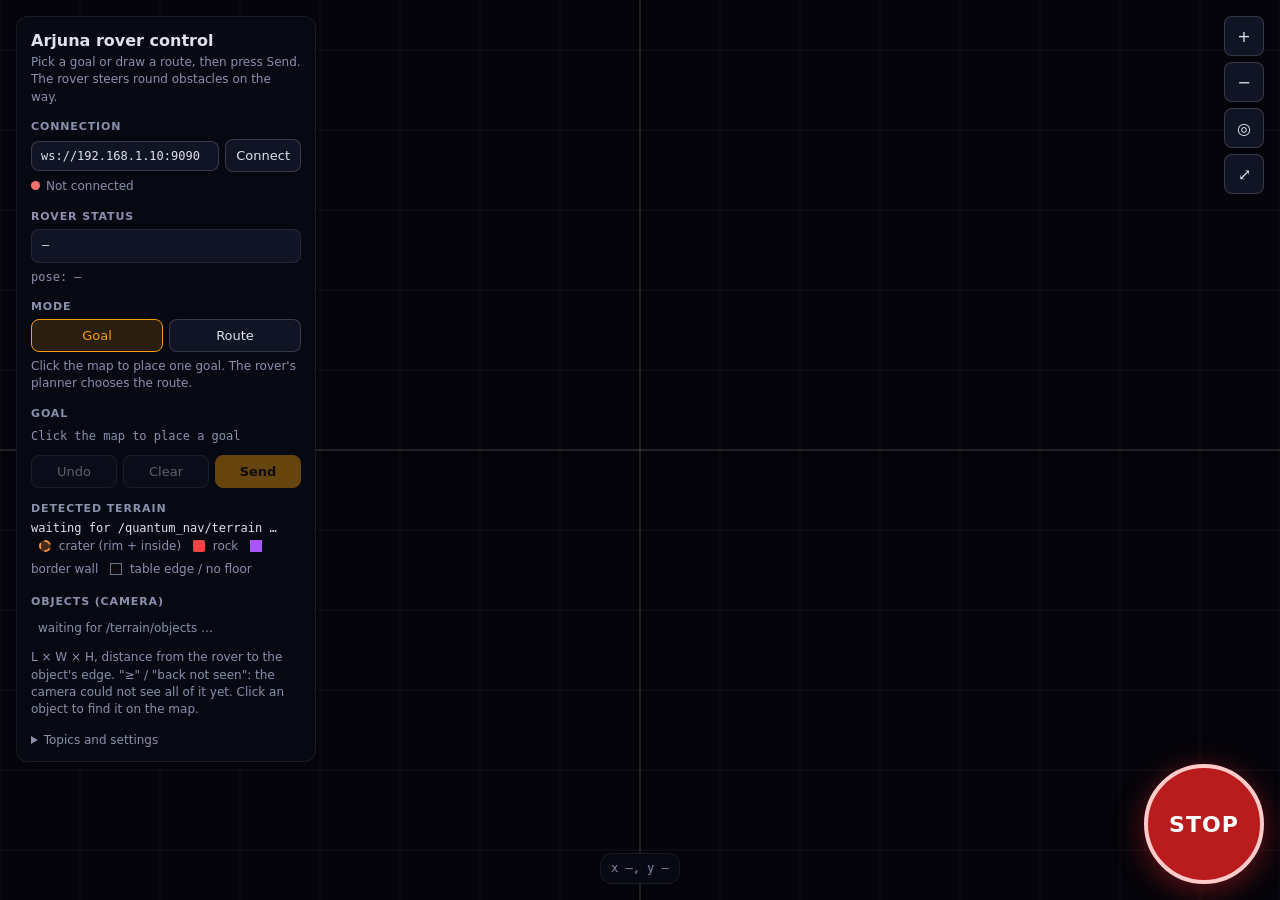
<file: web/rover.html>
<!DOCTYPE html>
<html lang="en">

<head>
  <meta charset="UTF-8" />
  <meta name="viewport" content="width=device-width, initial-scale=1.0" />
  <title>Arjuna Rover Control</title>
  <meta name="description"
    content="Send a goal or a hand-drawn route to the real Arjuna rover over rosbridge, and watch it drive." />
  <style>
    :root {
      --bg: #04040a;
      --surface: rgba(8, 10, 20, 0.92);
      --surface-hi: rgba(18, 22, 40, 0.95);
      --border: rgba(255, 255, 255, 0.08);
      --border-hi: rgba(255, 255, 255, 0.16);
      --text: #dde1ee;
      --muted: #8a90ad;
      --accent: #f59e0b;
      --accent-dim: rgba(245, 158, 11, 0.14);
      --success: #34d399;
      --danger: #f87171;
      --blue: #60a5fa;
      --font: system-ui, -apple-system, "Segoe UI", sans-serif;
      --mono: ui-monospace, "Cascadia Mono", Consolas, monospace;
      --radius: 12px;
    }

    *, *::before, *::after { box-sizing: border-box; margin: 0; padding: 0; }
    html, body { width: 100%; height: 100%; overflow: hidden; background: var(--bg); color: var(--text); font-family: var(--font); font-size: 14px; }

    #map { position: fixed; inset: 0; width: 100%; height: 100%; display: block; cursor: crosshair; touch-action: none; }

    .panel { position: fixed; background: var(--surface); border: 1px solid var(--border); border-radius: var(--radius); padding: 14px; backdrop-filter: blur(16px); }
    #side { top: 16px; left: 16px; width: 300px; max-height: calc(100% - 32px); overflow-y: auto; display: flex; flex-direction: column; gap: 14px; }
    h1 { font-size: 16px; font-weight: 600; }
    h2 { font-size: 11px; font-weight: 600; letter-spacing: .08em; text-transform: uppercase; color: var(--muted); margin-bottom: 6px; }
    .row { display: flex; gap: 6px; align-items: center; }
    .row > * { flex: 1; }
    input, select { width: 100%; background: var(--surface-hi); color: var(--text); border: 1px solid var(--border-hi); border-radius: 8px; padding: 7px 9px; font: inherit; font-size: 13px; }
    button { background: var(--surface-hi); color: var(--text); border: 1px solid var(--border-hi); border-radius: 8px; padding: 8px 10px; font: inherit; font-size: 13px; cursor: pointer; }
    button:hover:not(:disabled) { border-color: var(--accent); }
    button:disabled { opacity: .4; cursor: not-allowed; }
    button.on { background: var(--accent-dim); border-color: var(--accent); color: var(--accent); }
    button.primary { background: var(--accent); border-color: var(--accent); color: #1a1205; font-weight: 600; }
    #stop { position: fixed; right: 16px; bottom: 16px; width: 120px; height: 120px; border-radius: 50%; background: #b91c1c; border: 4px solid #fecaca; color: #fff; font-size: 22px; font-weight: 700; letter-spacing: .05em; box-shadow: 0 6px 30px rgba(220, 38, 38, .45); }
    #stop:hover { background: #dc2626; }
    .dot { display: inline-block; width: 9px; height: 9px; border-radius: 50%; background: var(--danger); margin-right: 6px; }
    .dot.ok { background: var(--success); }
    .mono { font-family: var(--mono); font-size: 12px; }
    .muted { color: var(--muted); font-size: 12px; line-height: 1.45; }
    #status { padding: 8px 10px; border-radius: 8px; background: var(--surface-hi); border: 1px solid var(--border); min-height: 34px; word-break: break-word; }
    #status.warn { border-color: var(--danger); color: var(--danger); }
    #points { list-style: none; max-height: 140px; overflow-y: auto; }
    .msg { margin-top: 6px; padding: 6px 8px; border-radius: 8px; border: 1px solid var(--danger); color: var(--danger); font-size: 12px; }
    .legend { line-height: 1.9; }
    .sw { display: inline-block; width: 12px; height: 12px; margin: 0 4px 0 8px; vertical-align: -2px; }
    .sw.crater { border: 2px dashed #fb923c; border-radius: 50%; background: rgba(251, 146, 60, 0.25); }
    .sw.rock { background: #ef4444; border-radius: 2px; }
    .sw.border { background: #a855f7; }
    .sw.edge { background: #0b0b10; border: 1px solid #6b7280; }
    #points li { display: flex; justify-content: space-between; padding: 2px 0; }
    table { width: 100%; border-collapse: collapse; }
    td, th { text-align: left; padding: 3px 4px; font-size: 12px; }
    th { color: var(--muted); font-weight: 500; }
    tr.chosen td { color: var(--accent); }
    details summary { cursor: pointer; color: var(--muted); font-size: 12px; }
    details .grid { display: grid; grid-template-columns: 1fr; gap: 6px; margin-top: 8px; }
    label { font-size: 12px; color: var(--muted); display: block; }
    #zoom { position: fixed; right: 16px; top: 16px; display: flex; flex-direction: column; gap: 6px; }
    #zoom button { width: 40px; height: 40px; padding: 0; font-size: 16px; }
    #hover { position: fixed; left: 50%; bottom: 16px; transform: translateX(-50%); padding: 6px 10px; }
    #objects { list-style: none; max-height: 220px; overflow-y: auto; }
    #objects li { display: grid; grid-template-columns: 1fr auto; gap: 0 8px; padding: 5px 6px; border-radius: 8px; border: 1px solid transparent; cursor: pointer; }
    #objects li:hover { border-color: var(--border-hi); }
    #objects li.sel { border-color: var(--accent); background: var(--accent-dim); }
    #objects li.gone { opacity: .55; }
    #objects .name { font-weight: 600; }
    #objects .dims { grid-column: 1 / -1; color: var(--muted); font-family: var(--mono); font-size: 11.5px; }
    #objects .sw { margin: 0 6px 0 0; }
    .sw.wall { background: #a855f7; }
    #preview { width: 100%; border-radius: 8px; border: 1px solid var(--border); display: block; }

    @media (max-width: 640px) {
      #side { top: auto; bottom: 0; left: 0; right: 0; width: auto; max-height: 48%; border-radius: var(--radius) var(--radius) 0 0; }
      #stop { width: 84px; height: 84px; font-size: 16px; top: 16px; bottom: auto; right: 72px; }
      #hover { display: none; }
    }
  </style>
</head>

<body>
  <canvas id="map"></canvas>

  <div id="side" class="panel">
    <div>
      <h1>Arjuna rover control</h1>
      <p class="muted" style="margin-top:4px">Pick a goal or draw a route, then press Send. The rover steers round
        obstacles on the way.</p>
    </div>

    <section>
      <h2>Connection</h2>
      <div class="row">
        <input id="url" class="mono" value="ws://192.168.1.10:9090" spellcheck="false" />
        <button id="connect" style="flex:0 0 auto">Connect</button>
      </div>
      <p class="muted" style="margin-top:6px"><span id="conn-dot" class="dot"></span><span id="conn-text">Not connected</span></p>
    </section>

    <section>
      <h2>Rover status</h2>
      <div id="status" class="mono">—</div>
      <p class="muted mono" id="pose" style="margin-top:6px">pose: —</p>
    </section>

    <section>
      <h2>Mode</h2>
      <div class="row">
        <button id="mode-goal" class="on">Goal</button>
        <button id="mode-route">Route</button>
      </div>
      <p class="muted" id="mode-help" style="margin-top:6px"></p>
    </section>

    <section>
      <h2 id="points-title">Goal</h2>
      <ul id="points" class="mono"></ul>
      <p id="point-msg" class="msg" hidden></p>
      <div class="row" style="margin-top:8px">
        <button id="undo">Undo</button>
        <button id="clear">Clear</button>
        <button id="send" class="primary">Send</button>
      </div>
    </section>

    <section id="terrain-box">
      <h2>Detected terrain</h2>
      <p class="mono" id="terrain-summary">waiting for /quantum_nav/terrain …</p>
      <p class="legend muted">
        <span class="sw crater"></span> crater (rim + inside)
        <span class="sw rock"></span> rock
        <span class="sw border"></span> border wall
        <span class="sw edge"></span> table edge / no floor
      </p>
    </section>

    <section id="objects-box">
      <h2>Objects (camera)</h2>
      <ul id="objects"><li class="muted">waiting for /terrain/objects …</li></ul>
      <p class="muted" style="margin-top:6px">L × W × H, distance from the rover to the object's edge.
        "≥" / "back not seen": the camera could not see all of it yet. Click an object to find it on the map.</p>
    </section>

    <section id="preview-box" hidden>
      <h2>Camera preview</h2>
      <img id="preview" alt="OAK-D colour preview with the detected objects outlined" />
    </section>

    <section id="report-box" hidden>
      <h2>Last plan</h2>
      <table id="report"></table>
    </section>

    <details>
      <summary>Topics and settings</summary>
      <div class="grid">
        <label>Pose topic<input id="t-pose" class="mono" value="/robot_pose_ekf/odom_combined" /></label>
        <label>Pose type
          <select id="t-pose-type">
            <option value="geometry_msgs/PoseWithCovarianceStamped">PoseWithCovarianceStamped</option>
            <option value="nav_msgs/Odometry">Odometry</option>
          </select>
        </label>
        <label>Scan topic<input id="t-scan" class="mono" value="/scan" /></label>
        <label>Laser yaw offset (deg) <span class="muted">(180: this rover's RPLidar is mounted backwards)</span><input id="t-yaw" class="mono" type="number" value="180" step="180" /></label>
        <label>Map topic<input id="t-map" class="mono" value="/map" /></label>
        <label>Goal topic<input id="t-goal" class="mono" value="/move_base_simple/goal" /></label>
        <label>Node namespace<input id="t-ns" class="mono" value="/quantum_nav" /></label>
        <label>Frame id<input id="t-frame" class="mono" value="map" /></label>
        <p class="muted">Changes apply on the next Connect.</p>
      </div>
    </details>
  </div>

  <div id="zoom">
    <button id="zoom-in" title="Zoom in">+</button>
    <button id="zoom-out" title="Zoom out">−</button>
    <button id="follow" title="Keep the rover centred">◎</button>
    <button id="fit" title="Fit the map">⤢</button>
  </div>

  <div id="hover" class="panel mono muted">x —, y —</div>
  <button id="stop" title="Stop the rover (Space)">STOP</button>

  <script src="js/rover_control.js"></script>
</body>

</html>
</file>
